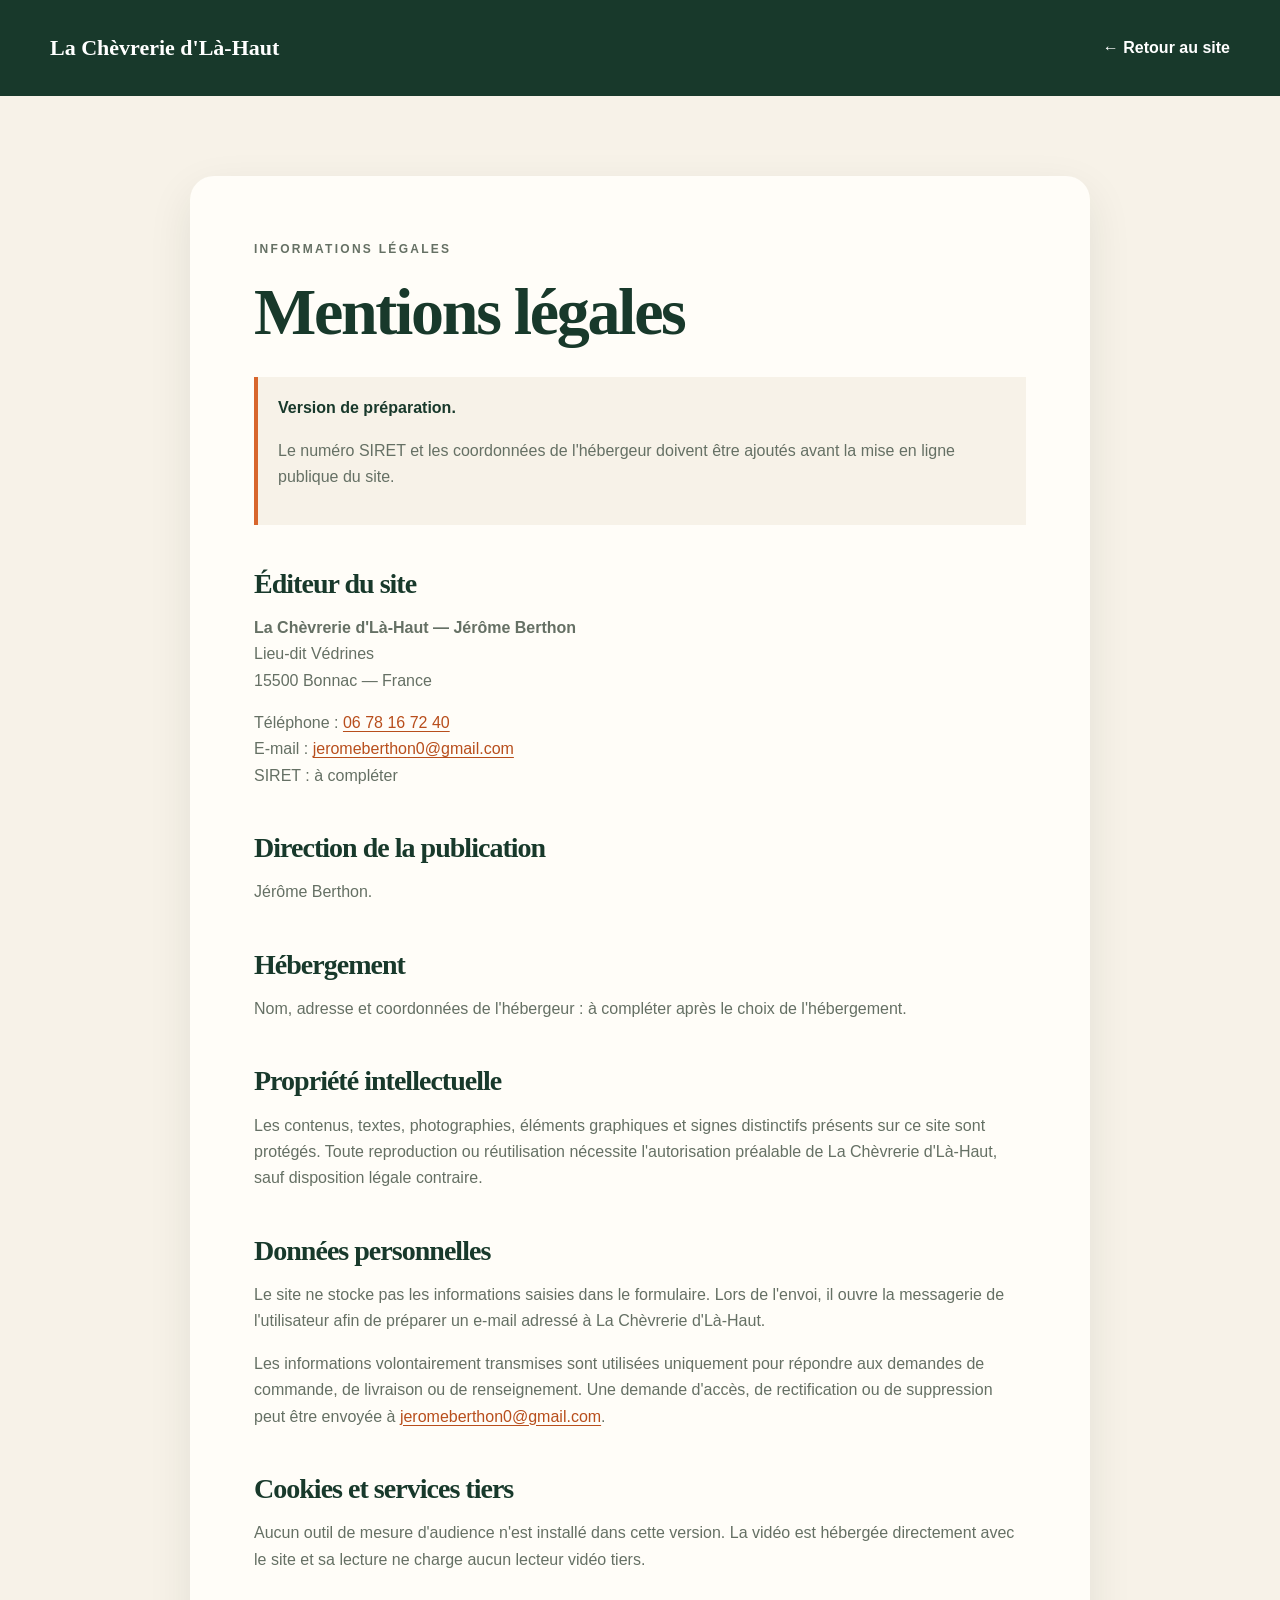
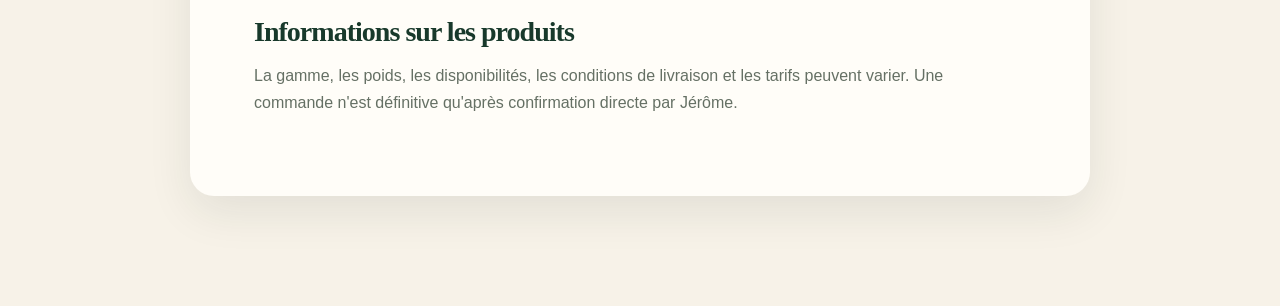
<file: mentions-legales.html>
<!doctype html>
<html lang="fr">
<head>
  <meta charset="utf-8">
  <meta name="viewport" content="width=device-width, initial-scale=1">
  <meta name="theme-color" content="#18392b">
  <meta name="robots" content="noindex">
  <title>Mentions légales | La Chèvrerie d'Là-Haut</title>
  <link rel="icon" href="assets/favicon.svg" type="image/svg+xml">
  <link rel="stylesheet" href="assets/css/styles.css">
  <style>
    body { background: var(--cream); }
    .legal-header { padding: 30px 0; background: var(--forest); color: #fff; }
    .legal-header .container { display:flex; align-items:center; justify-content:space-between; gap:24px; }
    .legal-header strong { font-family: var(--font-serif); font-size: 22px; }
    .legal-header a { font-weight: 750; }
    .legal-main { padding: 80px 0 110px; }
    .legal-card { max-width: 900px; margin: 0 auto; padding: clamp(28px, 6vw, 64px); border-radius: var(--radius); background: var(--white); box-shadow: var(--shadow-soft); }
    .legal-card h1 { color: var(--forest); font-size: clamp(42px, 7vw, 66px); }
    .legal-card h2 { margin-top: 44px; color: var(--forest); font-size: 28px; }
    .legal-card p, .legal-card li { color: var(--muted); }
    .legal-warning { margin: 30px 0 0; padding: 18px 20px; border-left: 4px solid var(--orange); background: var(--cream); }
    .legal-warning strong { color: var(--forest); }
    .legal-card a { color: var(--orange-dark); text-decoration: underline; text-underline-offset: 3px; }
  </style>
</head>
<body>
  <header class="legal-header">
    <div class="container">
      <strong>La Chèvrerie d'Là-Haut</strong>
      <a href="index.html">← Retour au site</a>
    </div>
  </header>
  <main class="legal-main">
    <article class="container legal-card">
      <p class="eyebrow">Informations légales</p>
      <h1>Mentions légales</h1>

      <div class="legal-warning">
        <strong>Version de préparation.</strong>
        <p>Le numéro SIRET et les coordonnées de l'hébergeur doivent être ajoutés avant la mise en ligne publique du site.</p>
      </div>

      <h2>Éditeur du site</h2>
      <p><strong>La Chèvrerie d'Là-Haut — Jérôme Berthon</strong><br>
      Lieu-dit Védrines<br>
      15500 Bonnac — France</p>
      <p>Téléphone : <a href="tel:+33678167240">06 78 16 72 40</a><br>
      E-mail : <a href="mailto:jeromeberthon0@gmail.com">jeromeberthon0@gmail.com</a><br>
      SIRET : à compléter</p>

      <h2>Direction de la publication</h2>
      <p>Jérôme Berthon.</p>

      <h2>Hébergement</h2>
      <p>Nom, adresse et coordonnées de l'hébergeur : à compléter après le choix de l'hébergement.</p>

      <h2>Propriété intellectuelle</h2>
      <p>Les contenus, textes, photographies, éléments graphiques et signes distinctifs présents sur ce site sont protégés. Toute reproduction ou réutilisation nécessite l'autorisation préalable de La Chèvrerie d'Là-Haut, sauf disposition légale contraire.</p>

      <h2>Données personnelles</h2>
      <p>Le site ne stocke pas les informations saisies dans le formulaire. Lors de l'envoi, il ouvre la messagerie de l'utilisateur afin de préparer un e-mail adressé à La Chèvrerie d'Là-Haut.</p>
      <p>Les informations volontairement transmises sont utilisées uniquement pour répondre aux demandes de commande, de livraison ou de renseignement. Une demande d'accès, de rectification ou de suppression peut être envoyée à <a href="mailto:jeromeberthon0@gmail.com">jeromeberthon0@gmail.com</a>.</p>

      <h2>Cookies et services tiers</h2>
      <p>Aucun outil de mesure d'audience n'est installé dans cette version. La vidéo est hébergée directement avec le site et sa lecture ne charge aucun lecteur vidéo tiers.</p>

      <h2>Informations sur les produits</h2>
      <p>La gamme, les poids, les disponibilités, les conditions de livraison et les tarifs peuvent varier. Une commande n'est définitive qu'après confirmation directe par Jérôme.</p>
    </article>
  </main>
</body>
</html>
</file>
<file: assets/css/styles.css>
:root {
  --forest: #18392b;
  --forest-deep: #0f281d;
  --forest-soft: #315c45;
  --sage: #9cae91;
  --sage-pale: #dfe7d9;
  --cream: #f7f2e8;
  --cream-deep: #eee6d7;
  --white: #fffdf8;
  --orange: #d8662d;
  --orange-dark: #b84e1c;
  --ink: #20251f;
  --muted: #657064;
  --line: rgba(24, 57, 43, 0.14);
  --shadow: 0 24px 70px rgba(25, 45, 34, 0.13);
  --shadow-soft: 0 16px 45px rgba(25, 45, 34, 0.09);
  --radius-sm: 14px;
  --radius: 24px;
  --radius-lg: 38px;
  --container: 1180px;
  --header-height: 82px;
  --font-sans: Inter, ui-sans-serif, -apple-system, BlinkMacSystemFont, "Segoe UI", sans-serif;
  --font-serif: Georgia, "Times New Roman", serif;
}

* { box-sizing: border-box; }
html { scroll-behavior: smooth; scroll-padding-top: calc(var(--header-height) + 20px); }
body {
  margin: 0;
  color: var(--ink);
  background: var(--white);
  font-family: var(--font-sans);
  font-size: 16px;
  line-height: 1.65;
  text-rendering: optimizeLegibility;
  -webkit-font-smoothing: antialiased;
}
body.menu-open { overflow: hidden; }
img { display: block; max-width: 100%; }
a { color: inherit; text-decoration: none; }
button, input, select, textarea { font: inherit; }
button { color: inherit; }
::selection { background: var(--orange); color: #fff; }

.container { width: min(calc(100% - 40px), var(--container)); margin-inline: auto; }
.section { padding: 112px 0; }

.skip-link {
  position: fixed; left: 16px; top: -80px; z-index: 9999;
  background: var(--ink); color: #fff; padding: 12px 18px; border-radius: 10px;
  transition: top .2s ease;
}
.skip-link:focus { top: 12px; }

.site-header {
  position: fixed; inset: 0 0 auto; z-index: 1000;
  height: var(--header-height);
  color: #fff;
  transition: background .25s ease, box-shadow .25s ease, color .25s ease, backdrop-filter .25s ease;
}
.site-header.is-scrolled {
  color: var(--ink);
  background: rgba(255, 253, 248, .94);
  box-shadow: 0 10px 34px rgba(20, 42, 31, .09);
  backdrop-filter: blur(14px);
}
.header-inner { height: 100%; display: flex; align-items: center; gap: 28px; }
.brand { display: inline-flex; align-items: center; gap: 12px; min-width: 270px; }
.brand-mark {
  width: 46px; height: 46px; display: grid; place-items: center;
  border: 1px solid rgba(255,255,255,.5); border-radius: 50%;
  transition: background .25s ease, border-color .25s ease;
}
.brand-mark svg { width: 32px; height: 32px; fill: none; stroke: currentColor; stroke-width: 2.4; stroke-linecap: round; stroke-linejoin: round; }
.brand-copy { display: flex; flex-direction: column; line-height: 1.15; }
.brand-copy strong { font-family: var(--font-serif); font-size: 19px; letter-spacing: -.01em; }
.brand-copy small { margin-top: 4px; font-size: 10px; text-transform: uppercase; letter-spacing: .18em; opacity: .76; }
.site-header.is-scrolled .brand-mark { background: var(--cream); border-color: var(--line); }

.main-nav { margin-left: auto; display: flex; align-items: center; gap: 24px; }
.main-nav a { position: relative; font-size: 14px; font-weight: 650; }
.main-nav a::after { content: ""; position: absolute; left: 0; right: 100%; bottom: -7px; height: 2px; background: var(--orange); transition: right .2s ease; }
.main-nav a:hover::after, .main-nav a:focus-visible::after { right: 0; }

.menu-toggle { display: none; border: 0; background: transparent; padding: 8px; cursor: pointer; }
.menu-toggle span { display: block; width: 25px; height: 2px; margin: 5px 0; background: currentColor; transition: transform .2s ease, opacity .2s ease; }
.menu-toggle[aria-expanded="true"] span:nth-child(1) { transform: translateY(7px) rotate(45deg); }
.menu-toggle[aria-expanded="true"] span:nth-child(2) { opacity: 0; }
.menu-toggle[aria-expanded="true"] span:nth-child(3) { transform: translateY(-7px) rotate(-45deg); }

.button {
  display: inline-flex; align-items: center; justify-content: center; gap: 9px;
  min-height: 50px; padding: 0 23px; border: 1px solid transparent; border-radius: 999px;
  font-weight: 750; line-height: 1.1; cursor: pointer;
  transition: transform .18s ease, background .18s ease, color .18s ease, border-color .18s ease, box-shadow .18s ease;
}
.button:hover { transform: translateY(-2px); }
.button:focus-visible, .filter-button:focus-visible, .product-order:focus-visible, .play-button:focus-visible, input:focus-visible, select:focus-visible, textarea:focus-visible, a:focus-visible {
  outline: 3px solid rgba(216, 102, 45, .38); outline-offset: 3px;
}
.button-primary { background: var(--orange); color: #fff; box-shadow: 0 12px 28px rgba(184, 78, 28, .26); }
.button-primary:hover { background: var(--orange-dark); }
.button-dark { background: var(--forest); color: #fff; }
.button-dark:hover { background: var(--forest-deep); }
.button-light { background: var(--white); color: var(--forest); }
.button-light:hover { background: var(--cream); }
.button-ghost { color: #fff; border-color: rgba(255,255,255,.58); background: rgba(255,255,255,.07); backdrop-filter: blur(8px); }
.button-ghost:hover { background: #fff; color: var(--forest); }
.button-small { min-height: 42px; padding-inline: 19px; font-size: 13px; }
.button-header { background: #fff; color: var(--forest); }
.site-header.is-scrolled .button-header { background: var(--forest); color: #fff; }
.button-full { width: 100%; }
.text-link { display: inline-flex; align-items: center; gap: 7px; font-weight: 750; color: var(--forest); border-bottom: 1px solid rgba(24,57,43,.32); }
.text-link:hover { color: var(--orange-dark); border-color: var(--orange-dark); }

.eyebrow { margin: 0 0 16px; color: var(--orange-dark); font-size: 12px; font-weight: 850; letter-spacing: .19em; text-transform: uppercase; }
.eyebrow-light { color: #f1c3a6; }
h1, h2, h3 { margin: 0; font-family: var(--font-serif); font-weight: 600; line-height: 1.08; letter-spacing: -.035em; }
h1 { max-width: 860px; font-size: clamp(48px, 6.2vw, 88px); }
h2 { font-size: clamp(38px, 4.6vw, 62px); }
h3 { font-size: 27px; }
.lead { font-size: 20px; line-height: 1.55; color: #3f4a40; }

.hero { position: relative; min-height: 820px; height: min(920px, 100svh); color: #fff; overflow: hidden; background: var(--forest-deep); }
.hero-media, .hero-shade { position: absolute; inset: 0; }
.hero-media img { width: 100%; height: 100%; object-fit: cover; object-position: center 56%; transform: scale(1.015); }
.hero-shade { background: linear-gradient(90deg, rgba(11,31,22,.86) 0%, rgba(11,31,22,.63) 45%, rgba(11,31,22,.13) 78%), linear-gradient(0deg, rgba(5,20,13,.56), transparent 45%); }
.hero-inner { position: relative; height: 100%; display: grid; grid-template-columns: minmax(0, 1fr) 320px; align-items: center; gap: 56px; padding-top: var(--header-height); }
.hero-content { padding-top: 24px; }
.hero-lead { max-width: 710px; margin: 28px 0 0; font-size: clamp(19px, 2vw, 24px); line-height: 1.55; color: rgba(255,255,255,.88); }
.hero-actions { display: flex; flex-wrap: wrap; gap: 14px; margin-top: 38px; }
.hero-card { align-self: end; margin-bottom: 115px; padding: 28px; border: 1px solid rgba(255,255,255,.25); border-radius: var(--radius); background: rgba(15,40,29,.52); box-shadow: 0 24px 70px rgba(0,0,0,.18); backdrop-filter: blur(15px); }
.hero-card-kicker { display: block; margin-bottom: 9px; color: #f1c3a6; font-size: 11px; font-weight: 850; text-transform: uppercase; letter-spacing: .16em; }
.hero-card strong { display: block; font-family: var(--font-serif); font-size: 23px; }
.hero-card p { margin: 13px 0 18px; color: rgba(255,255,255,.78); font-size: 14px; line-height: 1.6; }
.hero-card a { font-weight: 800; }
.scroll-cue { position: absolute; z-index: 2; left: 50%; bottom: 28px; display: flex; flex-direction: column; align-items: center; gap: 8px; transform: translateX(-50%); font-size: 10px; font-weight: 750; letter-spacing: .17em; text-transform: uppercase; }
.scroll-cue i { display: block; width: 1px; height: 31px; background: rgba(255,255,255,.68); animation: scrollPulse 1.8s ease-in-out infinite; transform-origin: top; }
@keyframes scrollPulse { 0%,100% { transform: scaleY(.45); opacity: .45; } 50% { transform: scaleY(1); opacity: 1; } }

.key-facts { position: relative; z-index: 3; margin-top: -1px; background: var(--forest); color: #fff; }
.key-facts-grid { display: grid; grid-template-columns: repeat(4, 1fr); }
.key-facts article { min-height: 152px; display: flex; flex-direction: column; justify-content: center; padding: 30px 32px; border-left: 1px solid rgba(255,255,255,.12); }
.key-facts article:first-child { border-left: 0; }
.fact-number, .fact-icon { display: block; margin-bottom: 6px; color: #f3c8ad; font-family: var(--font-serif); font-size: 36px; line-height: 1; }
.key-facts p { margin: 0; max-width: 200px; color: rgba(255,255,255,.8); font-size: 14px; line-height: 1.5; }

.section-about { background: var(--cream); overflow: hidden; }
.about-grid { display: grid; grid-template-columns: .92fr 1.08fr; align-items: center; gap: 92px; }
.about-copy h2 { max-width: 560px; }
.about-copy > p:not(.eyebrow) { max-width: 590px; }
.about-copy .lead { margin-top: 30px; }
.about-points { display: flex; flex-wrap: wrap; gap: 9px; margin-top: 30px; }
.about-points span { padding: 8px 13px; border: 1px solid rgba(24,57,43,.17); border-radius: 999px; color: var(--forest); background: rgba(255,255,255,.52); font-size: 12px; font-weight: 750; }
.about-visuals { position: relative; min-height: 650px; }
.photo { position: absolute; margin: 0; overflow: hidden; border-radius: var(--radius-lg); box-shadow: var(--shadow); }
.photo img { width: 100%; height: 100%; object-fit: cover; }
.photo-main { inset: 0 0 100px 50px; }
.photo-secondary { left: 0; bottom: 0; width: 46%; height: 245px; border: 9px solid var(--cream); border-radius: 28px; }
.floating-note { position: absolute; right: -18px; bottom: 35px; width: 150px; height: 150px; display: flex; flex-direction: column; align-items: center; justify-content: center; border-radius: 50%; color: #fff; background: var(--orange); box-shadow: 0 18px 36px rgba(184,78,28,.28); transform: rotate(-7deg); }
.floating-note strong { font-family: var(--font-serif); font-size: 24px; }
.floating-note span { font-size: 11px; letter-spacing: .12em; text-transform: uppercase; }

.section-process { background: var(--white); }
.section-heading { max-width: 810px; margin-bottom: 52px; }
.section-heading.centered { margin-inline: auto; text-align: center; }
.section-heading > p:last-child { margin: 22px auto 0; max-width: 690px; color: var(--muted); font-size: 18px; }
.split-heading { max-width: none; display: grid; grid-template-columns: 1.15fr .85fr; align-items: end; gap: 80px; }
.split-heading > p:last-child { margin: 0; font-size: 16px; }
.process-list { list-style: none; margin: 0; padding: 0; display: grid; grid-template-columns: repeat(6, 1fr); border-top: 1px solid var(--line); border-bottom: 1px solid var(--line); }
.process-list li { min-height: 215px; padding: 28px 20px; border-left: 1px solid var(--line); }
.process-list li:first-child { border-left: 0; }
.process-list span { color: var(--orange-dark); font-size: 11px; font-weight: 850; letter-spacing: .14em; }
.process-list strong { display: block; margin-top: 25px; font-family: var(--font-serif); font-size: 22px; }
.process-list p { margin: 11px 0 0; color: var(--muted); font-size: 13px; line-height: 1.55; }
.video-block { margin-top: 75px; display: grid; grid-template-columns: 1.15fr .85fr; align-items: stretch; overflow: hidden; border-radius: var(--radius-lg); background: var(--forest); color: #fff; box-shadow: var(--shadow); }
.video-poster { position: relative; min-height: 470px; overflow: hidden; background: #08130d url("../images/video-fabrication-poster.webp") center / cover no-repeat; }
.video-poster::before { content: ""; position: absolute; inset: -24px; background: inherit; filter: blur(18px); transform: scale(1.08); opacity: .54; }
.video-poster video { position: absolute; z-index: 1; inset: 0; width: 100%; height: 100%; object-fit: contain; background: rgba(0,0,0,.32); border: 0; }
.video-poster::after { content: ""; position: absolute; z-index: 1; inset: 0; background: linear-gradient(0deg, rgba(6,25,16,.52), rgba(6,25,16,.02)); pointer-events: none; transition: opacity .2s ease; }
.video-poster.is-playing::after { opacity: 0; }
.video-overlay { position: absolute; z-index: 2; inset: 0; display: flex; flex-direction: column; align-items: center; justify-content: center; color: #fff; }
.video-overlay[hidden] { display: none; }
.play-button { width: 82px; height: 82px; border: 0; border-radius: 50%; background: var(--orange); color: #fff; font-size: 25px; cursor: pointer; box-shadow: 0 14px 34px rgba(0,0,0,.25); transition: transform .18s ease, background .18s ease; }
.play-button:hover { transform: scale(1.06); background: var(--orange-dark); }
.video-overlay p { margin: 16px 0 0; font-weight: 800; }
.video-copy { padding: 58px 54px; display: flex; flex-direction: column; justify-content: center; }
.video-copy h3 { font-size: 38px; }
.video-copy > p:not(.eyebrow) { color: rgba(255,255,255,.74); }
.video-copy small { display: block; margin-top: 22px; color: rgba(255,255,255,.48); line-height: 1.45; }

.section-products { background: var(--cream); }
.product-filters { display: flex; flex-wrap: wrap; gap: 10px; margin-bottom: 34px; }
.filter-button { min-height: 42px; padding: 0 17px; border: 1px solid rgba(24,57,43,.18); border-radius: 999px; background: rgba(255,255,255,.62); color: var(--forest); font-size: 13px; font-weight: 750; cursor: pointer; transition: background .18s ease, color .18s ease, border-color .18s ease; }
.filter-button:hover, .filter-button.is-active { background: var(--forest); border-color: var(--forest); color: #fff; }
.product-grid { display: grid; grid-template-columns: repeat(3, 1fr); gap: 24px; }
.product-card { min-width: 0; overflow: hidden; border: 1px solid rgba(24,57,43,.09); border-radius: var(--radius); background: var(--white); box-shadow: 0 10px 30px rgba(25,45,34,.045); transition: transform .22s ease, box-shadow .22s ease, opacity .2s ease; }
.product-card:hover { transform: translateY(-6px); box-shadow: var(--shadow-soft); }
.product-card.is-hidden { display: none; }
.product-image { position: relative; aspect-ratio: 4 / 3; overflow: hidden; background: var(--cream-deep); }
.product-image img { width: 100%; height: 100%; object-fit: cover; transition: transform .45s ease; }
.product-card:hover .product-image img { transform: scale(1.035); }
.product-image > span { position: absolute; left: 16px; top: 16px; padding: 7px 10px; border-radius: 999px; background: rgba(255,253,248,.91); color: var(--forest); backdrop-filter: blur(8px); font-size: 10px; font-weight: 850; letter-spacing: .12em; text-transform: uppercase; }
.product-body { padding: 23px 23px 22px; }
.product-heading { display: flex; align-items: baseline; justify-content: space-between; gap: 18px; }
.product-heading h3 { font-size: 27px; }
.product-heading small { flex: none; color: var(--muted); font-size: 11px; font-weight: 750; }
.product-body > p { min-height: 76px; margin: 14px 0 19px; color: var(--muted); font-size: 14px; line-height: 1.65; }
.product-order { display: flex; align-items: center; justify-content: space-between; width: 100%; padding: 15px 0 0; border: 0; border-top: 1px solid var(--line); background: none; color: var(--forest); font-size: 13px; font-weight: 800; text-align: left; cursor: pointer; }
.product-order:hover { color: var(--orange-dark); }
.catalogue-note { margin-top: 32px; padding: 27px 30px; display: flex; align-items: center; justify-content: space-between; gap: 30px; border: 1px solid var(--line); border-radius: var(--radius); background: rgba(255,255,255,.58); }
.catalogue-note strong { font-family: var(--font-serif); font-size: 25px; }
.catalogue-note p { margin: 3px 0 0; color: var(--muted); }

.section-pro { padding-block: 0; background: var(--forest); color: #fff; }
.pro-grid { width: min(100%, 1480px); display: grid; grid-template-columns: 1fr 1fr; }
.pro-copy { padding: 104px max(40px, calc((100vw - var(--container))/2)); padding-right: 80px; }
.pro-copy h2 { max-width: 620px; }
.pro-copy > p:not(.eyebrow) { max-width: 620px; margin: 25px 0 0; color: rgba(255,255,255,.74); font-size: 18px; }
.check-list { list-style: none; margin: 30px 0 35px; padding: 0; display: grid; gap: 12px; }
.check-list li { position: relative; padding-left: 30px; color: rgba(255,255,255,.88); }
.check-list li::before { content: "✓"; position: absolute; left: 0; top: 0; color: #f1c3a6; font-weight: 900; }
.pro-visual { position: relative; min-height: 650px; overflow: hidden; }
.pro-visual > img { width: 100%; height: 100%; object-fit: cover; }
.pro-visual::after { content: ""; position: absolute; inset: 0; background: linear-gradient(90deg, rgba(24,57,43,.42), transparent 45%); }
.pro-seal { position: absolute; z-index: 2; right: 55px; bottom: 50px; width: 180px; height: 180px; display: flex; flex-direction: column; align-items: center; justify-content: center; border: 2px solid rgba(255,255,255,.8); border-radius: 50%; background: rgba(24,57,43,.75); text-align: center; transform: rotate(-8deg); backdrop-filter: blur(8px); }
.pro-seal::before, .pro-seal::after { content: ""; position: absolute; inset: 8px; border: 1px dashed rgba(255,255,255,.55); border-radius: 50%; }
.pro-seal span { font-size: 10px; letter-spacing: .15em; text-transform: uppercase; }
.pro-seal strong { margin: 4px 0; font-family: var(--font-serif); font-size: 23px; }

.section-delivery { background: var(--white); overflow: hidden; }
.delivery-grid { display: grid; grid-template-columns: .95fr 1.05fr; align-items: center; gap: 90px; }
.delivery-visual { min-height: 570px; display: grid; place-items: center; }
.radius-map { position: relative; width: min(500px, 100%); aspect-ratio: 1; border-radius: 50%; background: radial-gradient(circle at 42% 39%, #fdfbf5, #e8edde 65%, #d7e2d1); box-shadow: inset 0 0 0 1px rgba(24,57,43,.08), var(--shadow-soft); }
.radius-map::before { content: ""; position: absolute; inset: 10%; border-radius: 43% 57% 54% 46% / 54% 43% 57% 46%; background: rgba(255,255,255,.42); transform: rotate(12deg); }
.radius-ring { position: absolute; left: 50%; top: 50%; border: 1px solid rgba(24,57,43,.18); border-radius: 50%; transform: translate(-50%,-50%); }
.ring-one { width: 35%; height: 35%; }
.ring-two { width: 59%; height: 59%; }
.ring-three { width: 84%; height: 84%; border-style: dashed; border-color: rgba(216,102,45,.54); }
.map-pin { position: absolute; z-index: 2; display: flex; flex-direction: column; padding-left: 28px; line-height: 1.25; }
.map-pin i { position: absolute; left: 0; top: 2px; width: 18px; height: 18px; border: 5px solid var(--forest); border-radius: 50% 50% 50% 0; background: #fff; transform: rotate(-45deg); }
.map-pin i::after { content: ""; position: absolute; width: 4px; height: 4px; left: 2px; top: 2px; border-radius: 50%; background: var(--forest); }
.map-pin strong { font-family: var(--font-serif); font-size: 17px; }
.map-pin small { color: var(--muted); font-size: 10px; text-transform: uppercase; letter-spacing: .12em; }
.pin-clermont { left: 45%; top: 38%; }
.pin-farm { left: 32%; top: 64%; }
.pin-farm i { border-color: var(--orange); }
.pin-farm i::after { background: var(--orange); }
.radius-label { position: absolute; right: 3%; top: 26%; padding: 10px 13px; border-radius: 999px; background: var(--orange); color: #fff; font-weight: 850; font-size: 13px; box-shadow: 0 10px 24px rgba(184,78,28,.22); }
.delivery-copy .lead { margin-top: 26px; }
.delivery-options { margin: 33px 0; display: grid; gap: 18px; }
.delivery-options article { display: grid; grid-template-columns: 46px 1fr; gap: 18px; padding-top: 18px; border-top: 1px solid var(--line); }
.delivery-options article > span { color: var(--orange-dark); font-size: 11px; font-weight: 850; letter-spacing: .14em; }
.delivery-options strong { font-size: 17px; }
.delivery-options p { margin: 5px 0 0; color: var(--muted); }
.delivery-actions { display: flex; flex-wrap: wrap; align-items: center; gap: 24px; }

.section-contact { background: var(--forest-deep); color: #fff; }
.contact-grid { display: grid; grid-template-columns: .9fr 1.1fr; gap: 90px; align-items: start; }
.contact-details h2 { max-width: 560px; }
.contact-details > p:not(.eyebrow) { max-width: 570px; color: rgba(255,255,255,.68); font-size: 18px; }
.contact-cards { display: grid; gap: 12px; margin-top: 36px; }
.contact-cards a { display: grid; grid-template-columns: 50px 1fr; align-items: center; gap: 15px; padding: 17px; border: 1px solid rgba(255,255,255,.13); border-radius: 16px; background: rgba(255,255,255,.045); transition: background .18s ease, border-color .18s ease; }
.contact-cards a:hover { background: rgba(255,255,255,.09); border-color: rgba(255,255,255,.22); }
.contact-cards a > span { width: 45px; height: 45px; display: grid; place-items: center; border-radius: 50%; background: var(--orange); font-weight: 900; }
.contact-cards small { display: block; color: rgba(255,255,255,.48); text-transform: uppercase; letter-spacing: .12em; font-size: 9px; }
.contact-cards strong { display: block; margin-top: 2px; font-size: 14px; overflow-wrap: anywhere; }
.contact-form { padding: 38px; border-radius: var(--radius); background: var(--white); color: var(--ink); box-shadow: 0 24px 70px rgba(0,0,0,.2); }
.form-heading { margin-bottom: 26px; }
.form-heading strong { font-family: var(--font-serif); font-size: 28px; }
.form-heading p { margin: 4px 0 0; color: var(--muted); font-size: 13px; }
.form-row { display: grid; grid-template-columns: 1fr 1fr; gap: 16px; }
.contact-form label { display: grid; gap: 7px; margin-bottom: 17px; color: var(--forest); font-size: 12px; font-weight: 800; }
.contact-form input, .contact-form select, .contact-form textarea { width: 100%; border: 1px solid rgba(24,57,43,.16); border-radius: 12px; background: #fff; color: var(--ink); padding: 12px 13px; outline: none; transition: border-color .18s ease, box-shadow .18s ease; }
.contact-form input, .contact-form select { height: 48px; }
.contact-form textarea { resize: vertical; min-height: 130px; }
.contact-form input:focus, .contact-form select:focus, .contact-form textarea:focus { border-color: var(--orange); box-shadow: 0 0 0 4px rgba(216,102,45,.1); }
.form-status { min-height: 22px; margin: 10px 0 0; color: var(--muted); font-size: 12px; text-align: center; }

.site-footer { padding: 55px 0 30px; background: #0a1d14; color: rgba(255,255,255,.72); }
.footer-grid { display: grid; grid-template-columns: 1.3fr .7fr .8fr; gap: 55px; }
.footer-brand, .footer-contact { display: flex; flex-direction: column; gap: 5px; }
.footer-brand strong { color: #fff; font-family: var(--font-serif); font-size: 23px; }
.footer-brand span { font-size: 13px; }
.footer-links { display: grid; align-content: start; gap: 8px; font-size: 13px; }
.footer-links a:hover, .footer-contact a:hover { color: #fff; }
.footer-contact { align-items: flex-start; font-size: 13px; overflow-wrap: anywhere; }
.footer-bottom { margin-top: 38px; padding-top: 20px; display: flex; justify-content: space-between; gap: 24px; border-top: 1px solid rgba(255,255,255,.1); font-size: 11px; }
.mobile-actions { display: none; }

[data-reveal] { opacity: 0; transform: translateY(18px); transition: opacity .65s ease, transform .65s ease; }
[data-reveal].is-visible { opacity: 1; transform: none; }

@media (max-width: 1100px) {
  :root { --header-height: 74px; }
  .main-nav { gap: 15px; }
  .main-nav a { font-size: 12px; }
  .brand { min-width: 230px; }
  .button-header { display: none; }
  .hero-inner { grid-template-columns: 1fr 280px; gap: 34px; }
  .about-grid, .delivery-grid { gap: 55px; }
  .process-list { grid-template-columns: repeat(3, 1fr); }
  .process-list li:nth-child(4) { border-left: 0; }
  .process-list li:nth-child(-n+3) { border-bottom: 1px solid var(--line); }
  .product-grid { grid-template-columns: repeat(2, 1fr); }
  .pro-copy { padding-right: 52px; }
}

@media (max-width: 860px) {
  .container { width: min(calc(100% - 32px), var(--container)); }
  .section { padding: 82px 0; }
  .site-header { background: rgba(15,40,29,.35); backdrop-filter: blur(8px); }
  .site-header.is-scrolled { background: rgba(255,253,248,.97); }
  .brand { min-width: auto; margin-right: auto; }
  .brand-copy strong { font-size: 17px; }
  .brand-copy small { display: none; }
  .menu-toggle { display: block; order: 3; }
  .main-nav { position: fixed; inset: var(--header-height) 0 auto; display: grid; gap: 0; padding: 10px 16px 22px; background: var(--white); color: var(--ink); box-shadow: 0 18px 35px rgba(20,42,31,.13); transform: translateY(-120%); opacity: 0; visibility: hidden; transition: transform .22s ease, opacity .22s ease, visibility .22s ease; }
  .main-nav.is-open { transform: none; opacity: 1; visibility: visible; }
  .main-nav a { padding: 14px 4px; border-bottom: 1px solid var(--line); font-size: 15px; }
  .main-nav a::after { display: none; }
  .hero { min-height: 760px; height: 92svh; }
  .hero-shade { background: linear-gradient(90deg, rgba(11,31,22,.82), rgba(11,31,22,.42)), linear-gradient(0deg, rgba(5,20,13,.58), transparent 52%); }
  .hero-inner { grid-template-columns: 1fr; align-content: center; padding-bottom: 70px; }
  .hero-content { padding-top: 50px; }
  .hero-card { display: none; }
  .key-facts-grid { grid-template-columns: repeat(2, 1fr); }
  .key-facts article:nth-child(3) { border-left: 0; }
  .key-facts article:nth-child(-n+2) { border-bottom: 1px solid rgba(255,255,255,.12); }
  .about-grid, .delivery-grid, .contact-grid { grid-template-columns: 1fr; }
  .about-grid { gap: 55px; }
  .about-visuals { min-height: 570px; }
  .split-heading { grid-template-columns: 1fr; gap: 25px; }
  .video-block { grid-template-columns: 1fr; }
  .video-poster { min-height: 390px; }
  .video-copy { padding: 42px 38px; }
  .pro-grid { grid-template-columns: 1fr; }
  .pro-copy { padding: 82px 32px; }
  .pro-visual { min-height: 500px; }
  .delivery-grid { gap: 40px; }
  .delivery-visual { min-height: 450px; }
  .radius-map { width: min(440px, 92vw); }
  .contact-grid { gap: 55px; }
  .footer-grid { grid-template-columns: 1fr 1fr; }
  .footer-contact { grid-column: 1 / -1; }
}

@media (max-width: 620px) {
  body { padding-bottom: 64px; }
  .section { padding: 68px 0; }
  h1 { font-size: clamp(42px, 13vw, 60px); }
  h2 { font-size: clamp(35px, 10vw, 48px); }
  .hero { min-height: 720px; height: 90svh; }
  .hero-media img { object-position: 60% 53%; }
  .hero-actions { flex-direction: column; align-items: stretch; }
  .hero-actions .button { width: 100%; }
  .scroll-cue { display: none; }
  .key-facts article { min-height: 130px; padding: 24px 18px; }
  .fact-number, .fact-icon { font-size: 30px; }
  .key-facts p { font-size: 12px; }
  .about-visuals { min-height: 460px; }
  .photo-main { inset: 0 0 65px 25px; }
  .photo-secondary { width: 50%; height: 180px; border-width: 6px; }
  .floating-note { width: 115px; height: 115px; right: -5px; bottom: 14px; }
  .floating-note strong { font-size: 19px; }
  .process-list { grid-template-columns: repeat(2, 1fr); }
  .process-list li { min-height: 190px; padding: 24px 16px; }
  .process-list li:nth-child(3), .process-list li:nth-child(5) { border-left: 0; }
  .process-list li:nth-child(4) { border-left: 1px solid var(--line); }
  .process-list li:nth-child(-n+4) { border-bottom: 1px solid var(--line); }
  .video-poster { min-height: 300px; }
  .video-copy { padding: 34px 26px; }
  .video-copy h3 { font-size: 31px; }
  .product-filters { flex-wrap: nowrap; overflow-x: auto; padding-bottom: 7px; margin-right: -16px; }
  .filter-button { flex: none; }
  .product-grid { grid-template-columns: 1fr; }
  .product-body > p { min-height: auto; }
  .catalogue-note { align-items: stretch; flex-direction: column; }
  .catalogue-note .button { width: 100%; }
  .pro-copy { padding: 68px 20px; }
  .pro-visual { min-height: 420px; }
  .pro-seal { right: 24px; bottom: 24px; width: 145px; height: 145px; }
  .delivery-visual { min-height: 360px; }
  .radius-map { width: 360px; max-width: 100%; }
  .map-pin strong { font-size: 14px; }
  .pin-clermont { left: 42%; top: 36%; }
  .pin-farm { left: 26%; top: 65%; }
  .radius-label { right: 0; top: 20%; }
  .delivery-actions { align-items: stretch; flex-direction: column; }
  .delivery-actions .button { width: 100%; }
  .form-row { grid-template-columns: 1fr; gap: 0; }
  .contact-form { padding: 27px 20px; }
  .footer-grid { grid-template-columns: 1fr; gap: 28px; }
  .footer-contact { grid-column: auto; }
  .footer-bottom { flex-direction: column; gap: 5px; }
  .mobile-actions { position: fixed; z-index: 1100; inset: auto 0 0; display: grid; grid-template-columns: 1fr 1.2fr; padding: 8px; background: rgba(255,253,248,.96); box-shadow: 0 -10px 30px rgba(20,42,31,.12); backdrop-filter: blur(12px); }
  .mobile-actions a { min-height: 48px; display: grid; place-items: center; border-radius: 999px; color: var(--forest); font-weight: 800; }
  .mobile-actions a:last-child { background: var(--orange); color: #fff; }
}

@media (prefers-reduced-motion: reduce) {
  html { scroll-behavior: auto; }
  *, *::before, *::after { animation-duration: .01ms !important; animation-iteration-count: 1 !important; transition-duration: .01ms !important; }
  [data-reveal] { opacity: 1; transform: none; }
}
</file>
